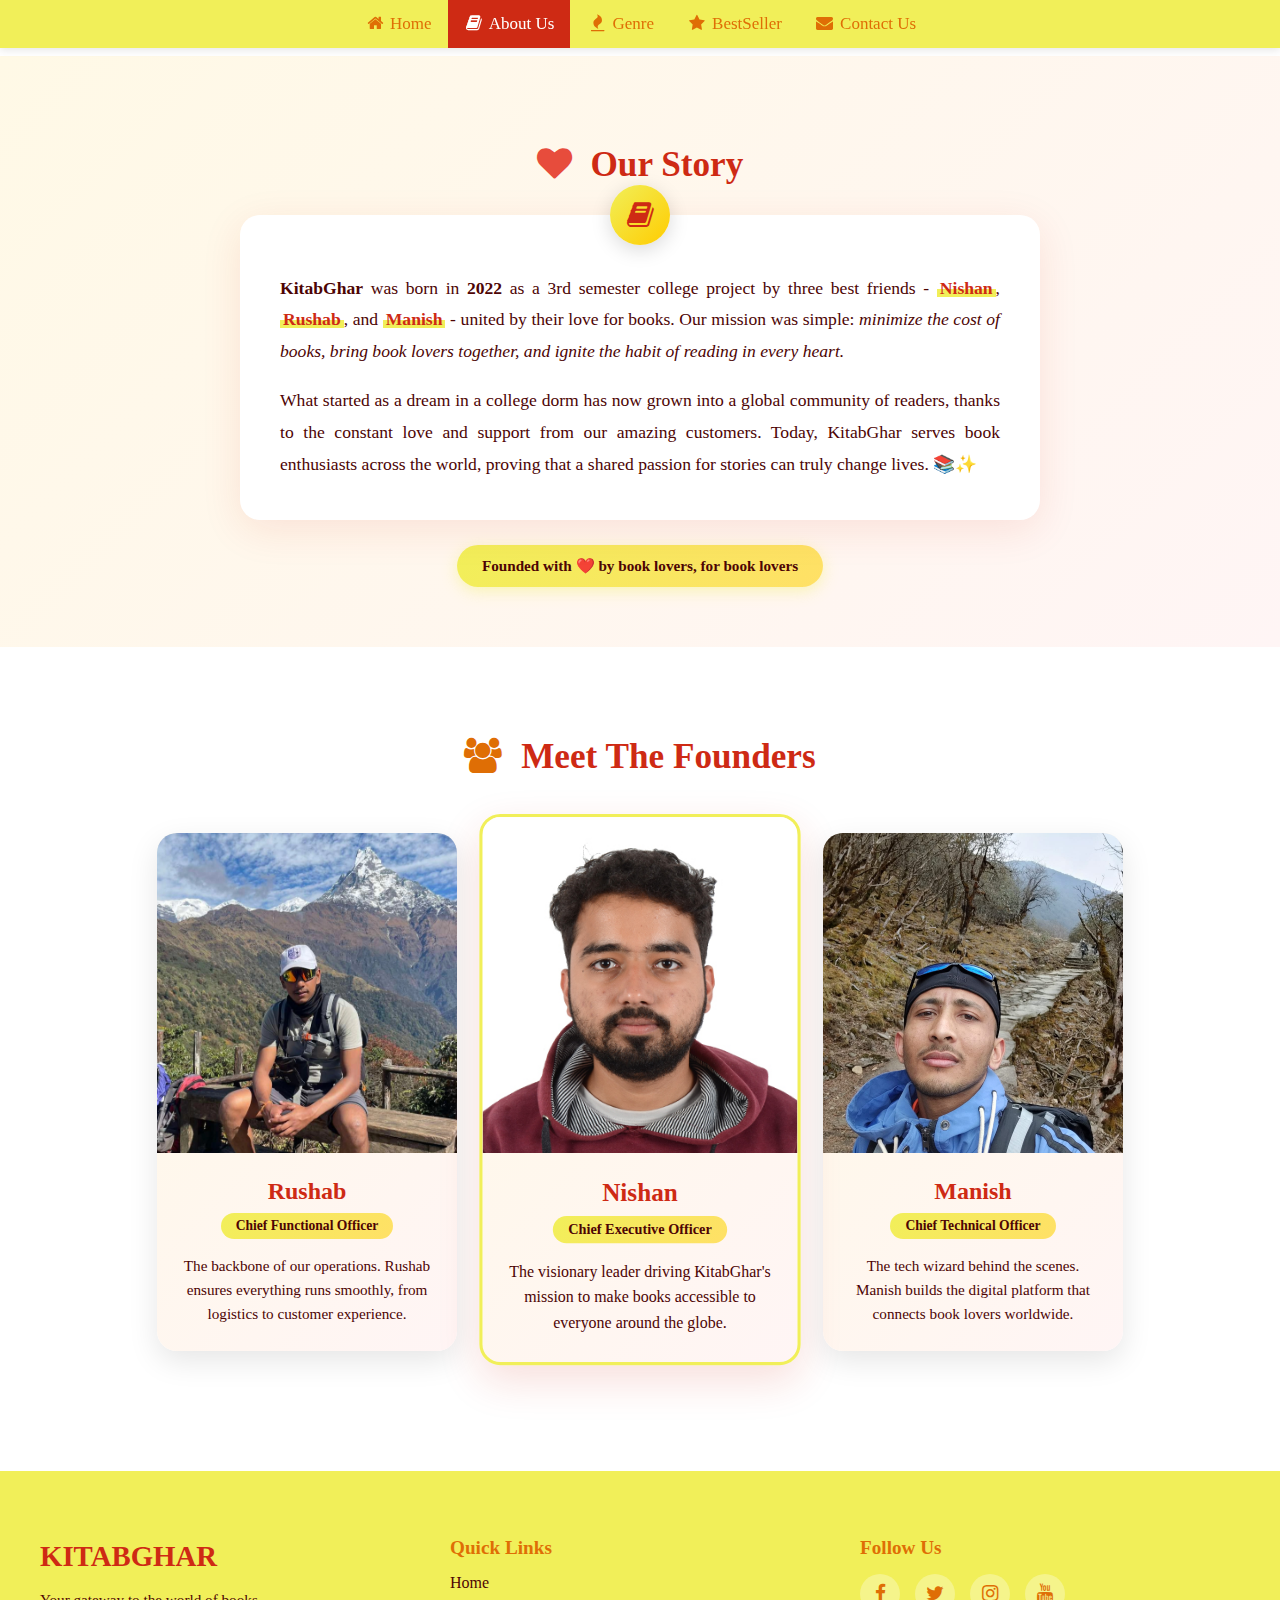
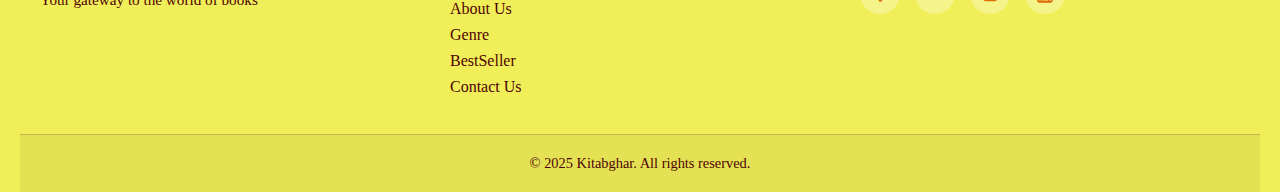
<file: aboutus.html>
<!DOCTYPE html>
<html lang="en">
<head>
  <meta charset="UTF-8">
  
  <meta name="description" content="Learn about Kitabghar - Our story, mission, and the team behind Nepal's favorite book marketplace.">
  <title>About Us - Kitabghar</title>
  <link rel="stylesheet" href="navbar.css">
  <link rel="stylesheet" href="footer.css">
  <link rel="stylesheet" href="aboutus.css">
  <link rel="stylesheet" href="https://cdnjs.cloudflare.com/ajax/libs/font-awesome/4.7.0/css/font-awesome.min.css">
  <script src="navbar.js"></script>
  <script src="footer.js"></script>
</head>
<body>

<div id="navbar-container"></div>

<!-- Our Story Section -->
<section class="our-story">
  <div class="story-container">
    <h2><i class="fa fa-heart"></i> Our Story</h2>
    <div class="story-content">
      <div class="story-icon">
        <i class="fa fa-book"></i>
      </div>
      <p>
        <strong>KitabGhar</strong> was born in <strong>2022</strong> as a 3rd semester college project by three best friends -
        <span class="founder">Nishan</span>, <span class="founder">Rushab</span>, and <span class="founder">Manish</span> - 
        united by their love for books. Our mission was simple: <em>minimize the cost of books, bring book lovers together, 
        and ignite the habit of reading in every heart.</em>
      </p>
      <p>
        What started as a dream in a college dorm has now grown into a global community of readers, thanks to the constant 
        love and support from our amazing customers. Today, KitabGhar serves book enthusiasts across the world, 
        proving that a shared passion for stories can truly change lives. 📚✨
      </p>
    </div>
    <div class="founders-badge">
      <span>Founded with ❤️ by book lovers, for book lovers</span>
    </div>
  </div>
</section>

<!-- Meet The Team Section -->
<section class="team-section">
  <h2><i class="fa fa-users"></i> Meet The Founders</h2>
  <div class="team-cards">
    <!-- Rushab - CFO -->
    <div class="team-card">
      <div class="card-image">
        <img src="Professionals/rushab.jpeg" alt="Rushab - Chief Functional Officer">
      </div>
      <div class="card-info">
        <h3>Rushab</h3>
        <span class="role">Chief Functional Officer</span>
        <p>The backbone of our operations. Rushab ensures everything runs smoothly, from logistics to customer experience.</p>
      </div>
    </div>

    <!-- Nishan - CEO -->
    <div class="team-card featured">
      <div class="card-image">
        <img src="Professionals/nishan.jpg" alt="Nishan - Chief Executive Officer">
      </div>
      <div class="card-info">
        <h3>Nishan</h3>
        <span class="role">Chief Executive Officer</span>
        <p>The visionary leader driving KitabGhar's mission to make books accessible to everyone around the globe.</p>
      </div>
    </div>

    <!-- Manish - CTO -->
    <div class="team-card">
      <div class="card-image">
        <img src="Professionals/manish.jpeg" alt="Manish - Chief Technical Officer">
      </div>
      <div class="card-info">
        <h3>Manish</h3>
        <span class="role">Chief Technical Officer</span>
        <p>The tech wizard behind the scenes. Manish builds the digital platform that connects book lovers worldwide.</p>
      </div>
    </div>
  </div>
</section>

<div id="footer-container"></div>
</body>
</html>
</file>
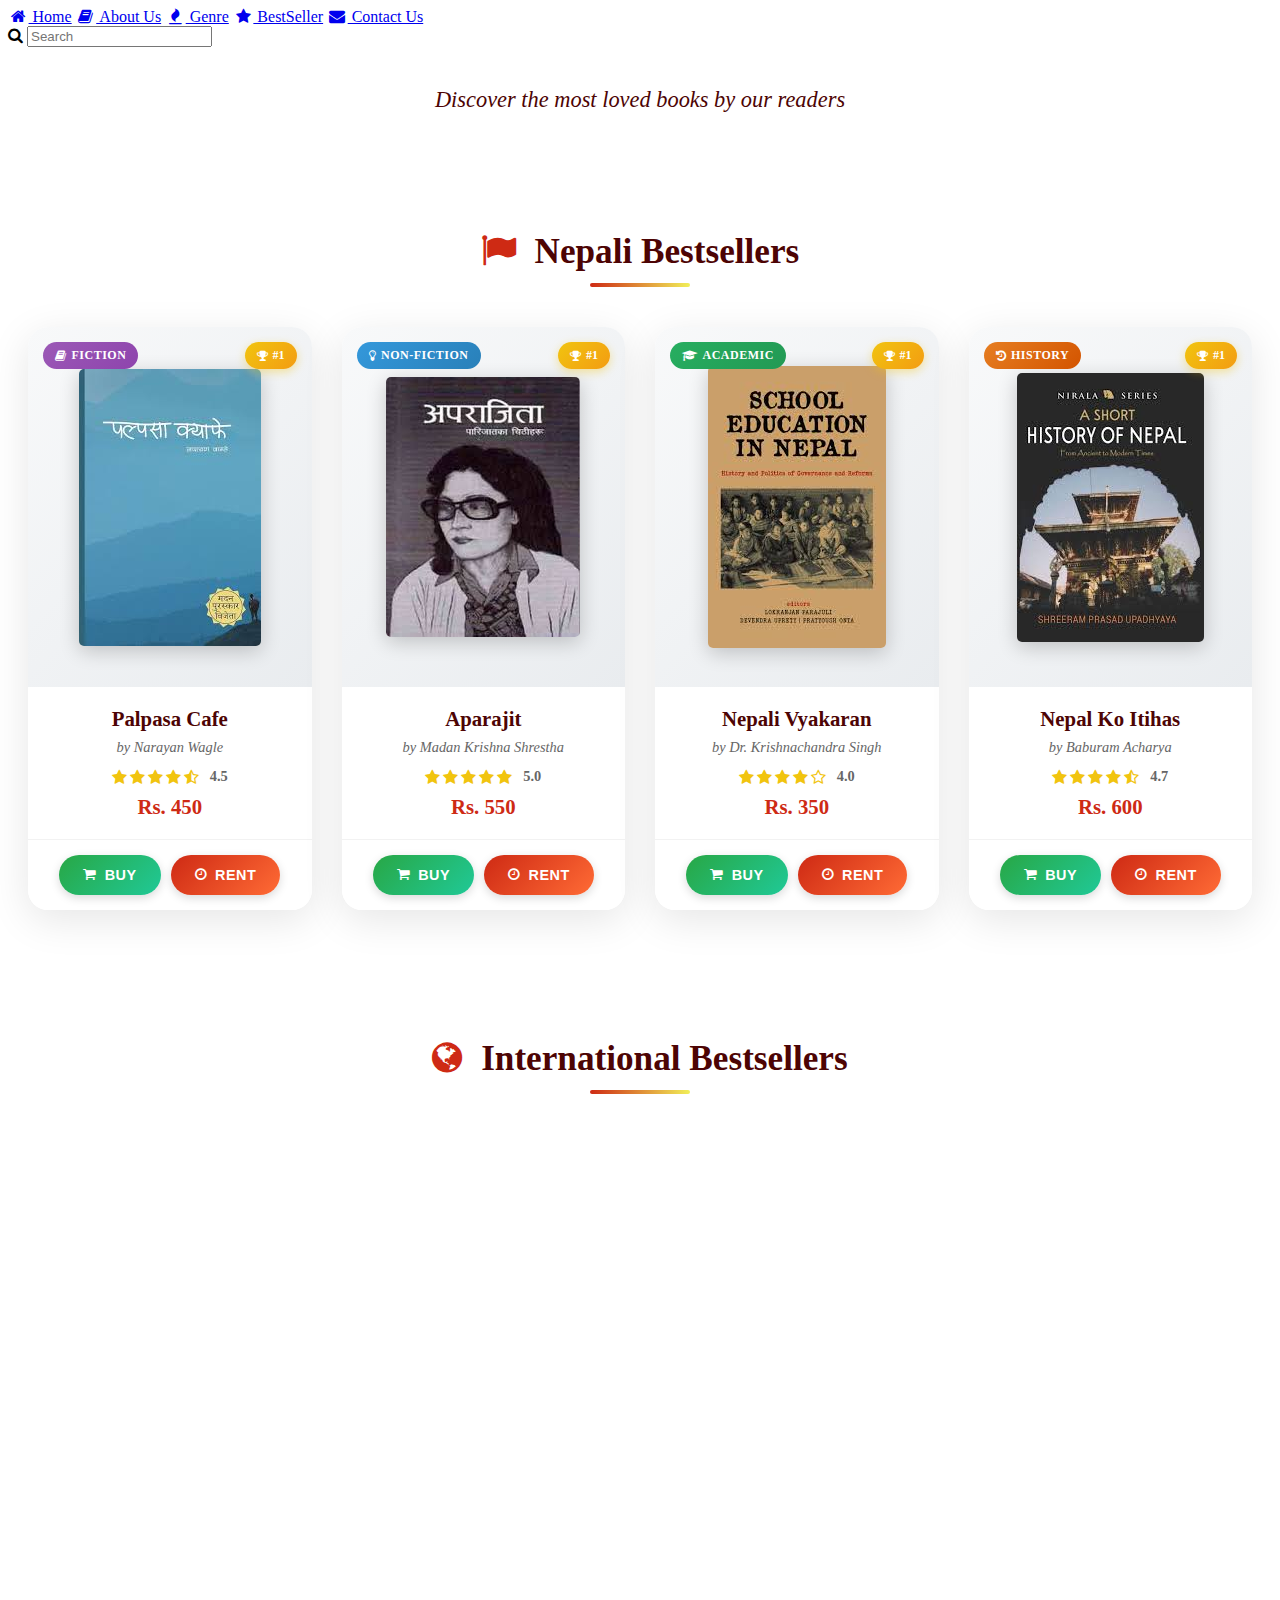
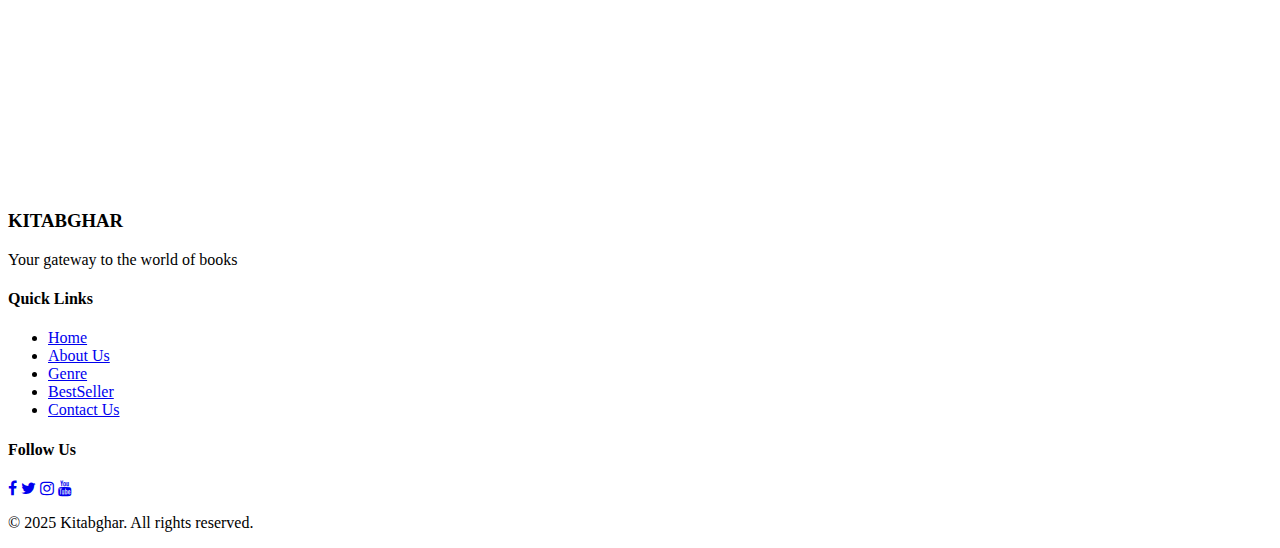
<file: bestseller.html>
<!DOCTYPE html>
<html>
<head>
  <link rel="stylesheet" href="bestseller.css">
  <link rel="stylesheet" href="https://cdnjs.cloudflare.com/ajax/libs/font-awesome/4.7.0/css/font-awesome.min.css">
  <script src="bestseller.js"></script>
</head>
<body>

<div class="navbar">
  <div class="nav-links">
    <a href="home.html"><i class="fa fa-fw fa-home"></i> Home</a>
    <a  href="aboutus.html"><i class="fa fa-fw fa-book"></i> About Us</a>
    <a href="genre.html"><i class="fa fa-fw fa-fire"></i> Genre</a>
    <a class="active" href="#"><i class="fa fa-fw fa-star"></i> BestSeller</a>
    <a  href="contact.html"><i class="fa fa-fw fa-envelope"></i> Contact Us</a>
  </div>
  <div class="search-box">
    <i class="fa fa-search"></i>
    <input type="text" placeholder="Search">
  </div>
</div>

<!-- Bestseller Title -->
<div class="page-title-section">
  <p class="discover-text">Discover the most loved books by our readers</p>
</div>

<!-- Nepali Bestsellers Section -->
<section class="bestseller-category">
  <h2 class="category-title"><i class="fa fa-flag"></i> Nepali Bestsellers</h2>
  
  <div class="bestseller-grid">
    <!-- Fiction Bestseller -->
    <div class="bestseller-card">
      <div class="badge-container">
        <span class="category-badge fiction"><i class="fa fa-book"></i> Fiction</span>
        <span class="bestseller-badge"><i class="fa fa-trophy"></i> #1</span>
      </div>
      <div class="book-image">
        <img src="Books_fictional_nepali/palpasa cafe.jpeg" alt="Palpasa Cafe">
      </div>
      <div class="book-info">
        <h3>Palpasa Cafe</h3>
        <p class="author">by Narayan Wagle</p>
        <div class="rating">
          <i class="fa fa-star"></i>
          <i class="fa fa-star"></i>
          <i class="fa fa-star"></i>
          <i class="fa fa-star"></i>
          <i class="fa fa-star-half-o"></i>
          <span>4.5</span>
        </div>
        <p class="price">Rs. 450</p>
      </div>
      <div class="book-actions">
        <button class="card-btn buy-btn" onclick="buyBook('Palpasa Cafe')"><i class="fa fa-shopping-cart"></i> Buy</button>
        <button class="card-btn rent-btn" onclick="rentBook('Palpasa Cafe')"><i class="fa fa-clock-o"></i> Rent</button>
      </div>
    </div>

    <!-- Non-Fiction Bestseller -->
    <div class="bestseller-card">
      <div class="badge-container">
        <span class="category-badge nonfiction"><i class="fa fa-lightbulb-o"></i> Non-Fiction</span>
        <span class="bestseller-badge"><i class="fa fa-trophy"></i> #1</span>
      </div>
      <div class="book-image">
        <img src="Books_nonfictional_nepal/aparacjit.jpeg" alt="Aparajit">
      </div>
      <div class="book-info">
        <h3>Aparajit</h3>
        <p class="author">by Madan Krishna Shrestha</p>
        <div class="rating">
          <i class="fa fa-star"></i>
          <i class="fa fa-star"></i>
          <i class="fa fa-star"></i>
          <i class="fa fa-star"></i>
          <i class="fa fa-star"></i>
          <span>5.0</span>
        </div>
        <p class="price">Rs. 550</p>
      </div>
      <div class="book-actions">
        <button class="card-btn buy-btn" onclick="buyBook('Aparajit')"><i class="fa fa-shopping-cart"></i> Buy</button>
        <button class="card-btn rent-btn" onclick="rentBook('Aparajit')"><i class="fa fa-clock-o"></i> Rent</button>
      </div>
    </div>

    <!-- Academic Bestseller -->
    <div class="bestseller-card">
      <div class="badge-container">
        <span class="category-badge academic"><i class="fa fa-graduation-cap"></i> Academic</span>
        <span class="bestseller-badge"><i class="fa fa-trophy"></i> #1</span>
      </div>
      <div class="book-image">
        <img src="Books_academicandeducational_nepal/one.jpeg" alt="Nepali Vyakaran">
      </div>
      <div class="book-info">
        <h3>Nepali Vyakaran</h3>
        <p class="author">by Dr. Krishnachandra Singh</p>
        <div class="rating">
          <i class="fa fa-star"></i>
          <i class="fa fa-star"></i>
          <i class="fa fa-star"></i>
          <i class="fa fa-star"></i>
          <i class="fa fa-star-o"></i>
          <span>4.0</span>
        </div>
        <p class="price">Rs. 350</p>
      </div>
      <div class="book-actions">
        <button class="card-btn buy-btn" onclick="buyBook('Nepali Vyakaran')"><i class="fa fa-shopping-cart"></i> Buy</button>
        <button class="card-btn rent-btn" onclick="rentBook('Nepali Vyakaran')"><i class="fa fa-clock-o"></i> Rent</button>
      </div>
    </div>

    <!-- History & Culture Bestseller -->
    <div class="bestseller-card">
      <div class="badge-container">
        <span class="category-badge history"><i class="fa fa-history"></i> History</span>
        <span class="bestseller-badge"><i class="fa fa-trophy"></i> #1</span>
      </div>
      <div class="book-image">
        <img src="Books_history&culture_nepali/one.jpeg" alt="Nepal Ko Itihas">
      </div>
      <div class="book-info">
        <h3>Nepal Ko Itihas</h3>
        <p class="author">by Baburam Acharya</p>
        <div class="rating">
          <i class="fa fa-star"></i>
          <i class="fa fa-star"></i>
          <i class="fa fa-star"></i>
          <i class="fa fa-star"></i>
          <i class="fa fa-star-half-o"></i>
          <span>4.7</span>
        </div>
        <p class="price">Rs. 600</p>
      </div>
      <div class="book-actions">
        <button class="card-btn buy-btn" onclick="buyBook('Nepal Ko Itihas')"><i class="fa fa-shopping-cart"></i> Buy</button>
        <button class="card-btn rent-btn" onclick="rentBook('Nepal Ko Itihas')"><i class="fa fa-clock-o"></i> Rent</button>
      </div>
    </div>
  </div>
</section>

<!-- International Bestsellers Section -->
<section class="bestseller-category">
  <h2 class="category-title"><i class="fa fa-globe"></i> International Bestsellers</h2>
  
  <div class="bestseller-grid">
    <!-- Fiction Bestseller -->
    <div class="bestseller-card">
      <div class="badge-container">
        <span class="category-badge fiction"><i class="fa fa-book"></i> Fiction</span>
        <span class="bestseller-badge"><i class="fa fa-trophy"></i> #1</span>
      </div>
      <div class="book-image">
        <img src="Books_fictional_international/harrypoter.jpeg" alt="Harry Potter">
      </div>
      <div class="book-info">
        <h3>Harry Potter</h3>
        <p class="author">by J.K. Rowling</p>
        <div class="rating">
          <i class="fa fa-star"></i>
          <i class="fa fa-star"></i>
          <i class="fa fa-star"></i>
          <i class="fa fa-star"></i>
          <i class="fa fa-star"></i>
          <span>5.0</span>
        </div>
        <p class="price">Rs. 1,200</p>
      </div>
      <div class="book-actions">
        <button class="card-btn buy-btn" onclick="buyBook('Harry Potter')"><i class="fa fa-shopping-cart"></i> Buy</button>
        <button class="card-btn rent-btn" onclick="rentBook('Harry Potter')"><i class="fa fa-clock-o"></i> Rent</button>
      </div>
    </div>

    <!-- Non-Fiction Bestseller -->
    <div class="bestseller-card">
      <div class="badge-container">
        <span class="category-badge nonfiction"><i class="fa fa-lightbulb-o"></i> Non-Fiction</span>
        <span class="bestseller-badge"><i class="fa fa-trophy"></i> #1</span>
      </div>
      <div class="book-image">
        <img src="Books_nonfictional_international/marktwain.jpeg" alt="Mark Twain">
      </div>
      <div class="book-info">
        <h3>Autobiography of Mark Twain</h3>
        <p class="author">by Mark Twain</p>
        <div class="rating">
          <i class="fa fa-star"></i>
          <i class="fa fa-star"></i>
          <i class="fa fa-star"></i>
          <i class="fa fa-star"></i>
          <i class="fa fa-star-half-o"></i>
          <span>4.6</span>
        </div>
        <p class="price">Rs. 950</p>
      </div>
      <div class="book-actions">
        <button class="card-btn buy-btn" onclick="buyBook('Autobiography of Mark Twain')"><i class="fa fa-shopping-cart"></i> Buy</button>
        <button class="card-btn rent-btn" onclick="rentBook('Autobiography of Mark Twain')"><i class="fa fa-clock-o"></i> Rent</button>
      </div>
    </div>

    <!-- Academic Bestseller -->
    <div class="bestseller-card">
      <div class="badge-container">
        <span class="category-badge academic"><i class="fa fa-graduation-cap"></i> Academic</span>
        <span class="bestseller-badge"><i class="fa fa-trophy"></i> #1</span>
      </div>
      <div class="book-image">
        <img src="books_academicandeducational_international/academicone.jpeg" alt="Advanced Mathematics">
      </div>
      <div class="book-info">
        <h3>Advanced Mathematics</h3>
        <p class="author">by Thomas Calculus</p>
        <div class="rating">
          <i class="fa fa-star"></i>
          <i class="fa fa-star"></i>
          <i class="fa fa-star"></i>
          <i class="fa fa-star"></i>
          <i class="fa fa-star-o"></i>
          <span>4.2</span>
        </div>
        <p class="price">Rs. 1,500</p>
      </div>
      <div class="book-actions">
        <button class="card-btn buy-btn" onclick="buyBook('Advanced Mathematics')"><i class="fa fa-shopping-cart"></i> Buy</button>
        <button class="card-btn rent-btn" onclick="rentBook('Advanced Mathematics')"><i class="fa fa-clock-o"></i> Rent</button>
      </div>
    </div>

    <!-- History & Culture Bestseller -->
    <div class="bestseller-card">
      <div class="badge-container">
        <span class="category-badge history"><i class="fa fa-history"></i> History</span>
        <span class="bestseller-badge"><i class="fa fa-trophy"></i> #1</span>
      </div>
      <div class="book-image">
        <img src="Books_historyandculture_international/culture.jpeg" alt="World Cultures">
      </div>
      <div class="book-info">
        <h3>World Cultures</h3>
        <p class="author">by Edward Said</p>
        <div class="rating">
          <i class="fa fa-star"></i>
          <i class="fa fa-star"></i>
          <i class="fa fa-star"></i>
          <i class="fa fa-star"></i>
          <i class="fa fa-star"></i>
          <span>4.9</span>
        </div>
        <p class="price">Rs. 850</p>
      </div>
      <div class="book-actions">
        <button class="card-btn buy-btn" onclick="buyBook('World Cultures')"><i class="fa fa-shopping-cart"></i> Buy</button>
        <button class="card-btn rent-btn" onclick="rentBook('World Cultures')"><i class="fa fa-clock-o"></i> Rent</button>
      </div>
    </div>
  </div>
</section>

<footer class="footer">
  <div class="footer-content">
    <div class="footer-section">
      <h3>KITABGHAR</h3>
      <p>Your gateway to the world of books</p>
    </div>
    <div class="footer-section">
      <h4>Quick Links</h4>
      <ul>
        <li><a href="home.html">Home</a></li>
        <li><a href="aboutus.html">About Us</a></li>
        <li><a href="genre.html">Genre</a></li>
        <li><a href="#">BestSeller</a></li>
        <li><a href="contact.html">Contact Us</a></li>
      </ul>
    </div>
    <div class="footer-section">
      <h4>Follow Us</h4>
      <div class="social-links">
        <a href="#"><i class="fa fa-facebook"></i></a>
        <a href="#"><i class="fa fa-twitter"></i></a>
        <a href="#"><i class="fa fa-instagram"></i></a>
        <a href="#"><i class="fa fa-youtube"></i></a>
      </div>
    </div>
  </div>
  <div class="footer-bottom">
    <p>&copy; 2025 Kitabghar. All rights reserved.</p>
  </div>
</footer>
</body>
</html>
</file>
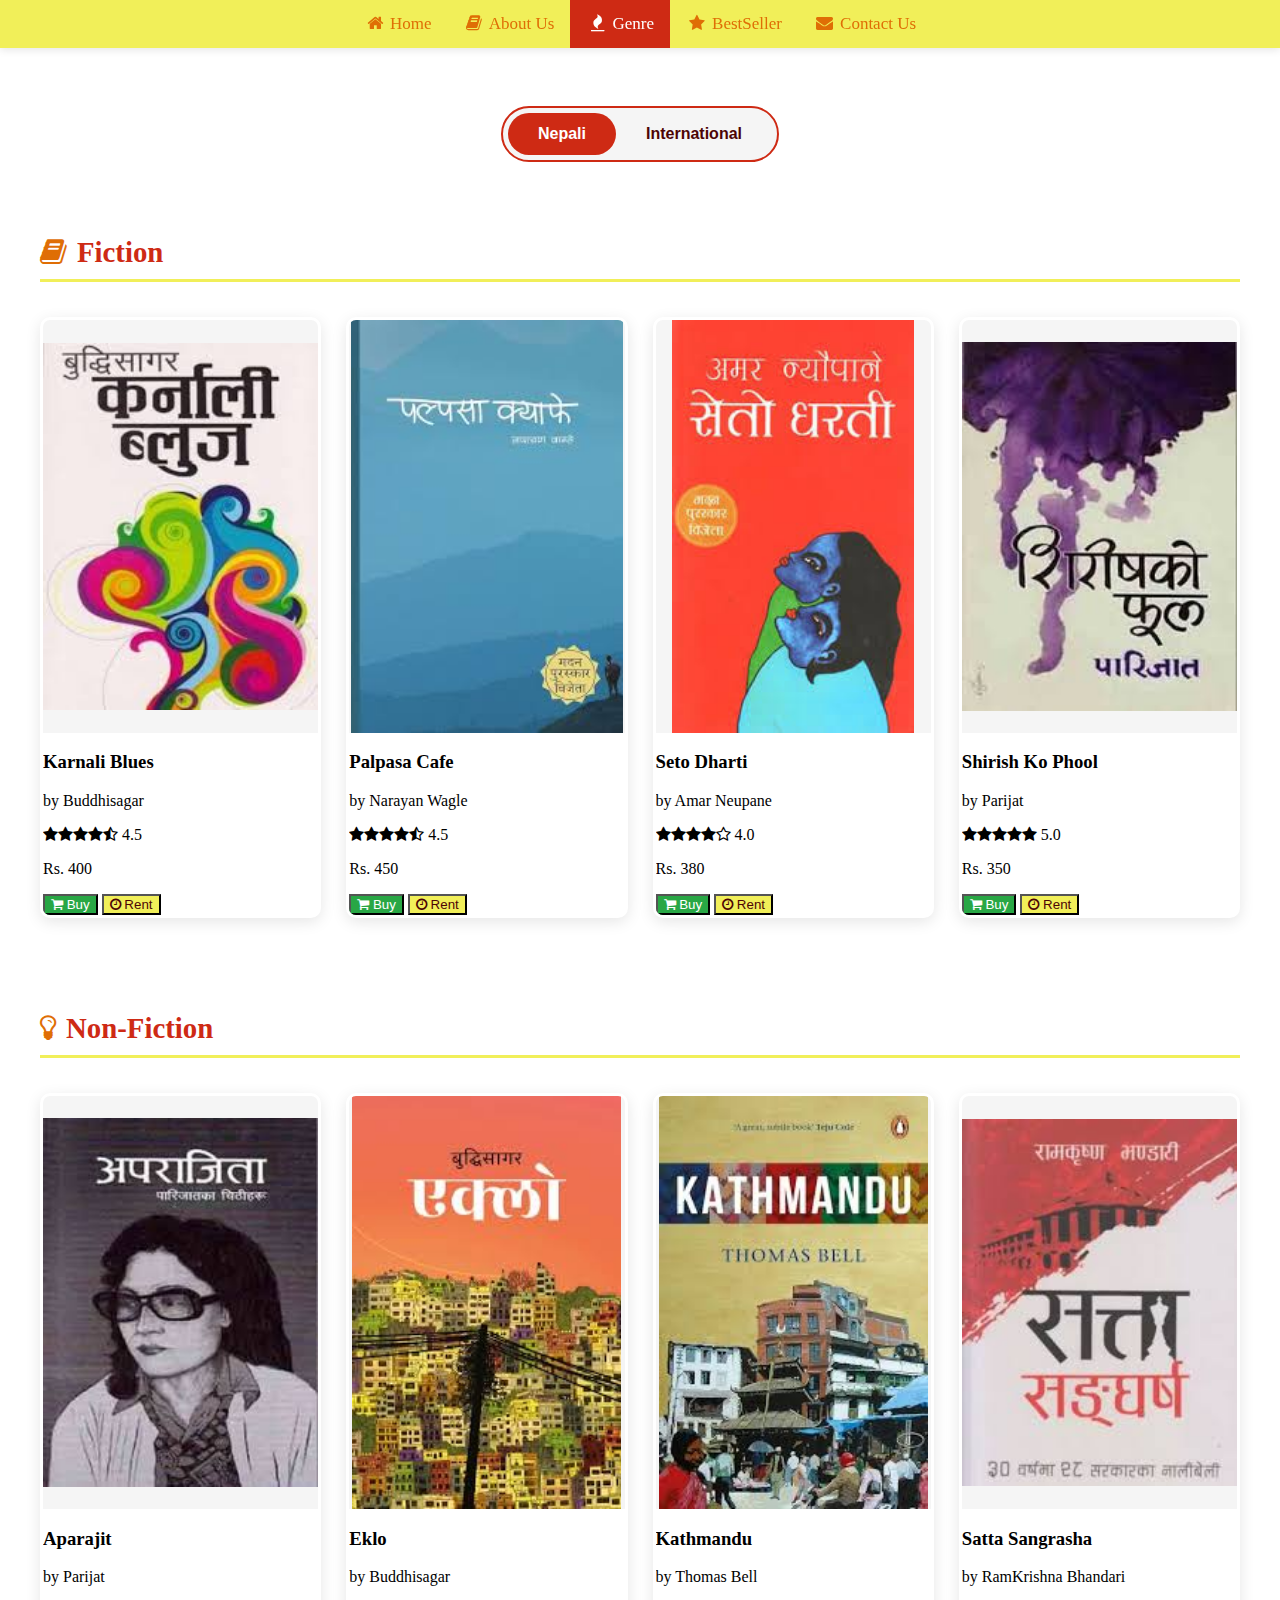
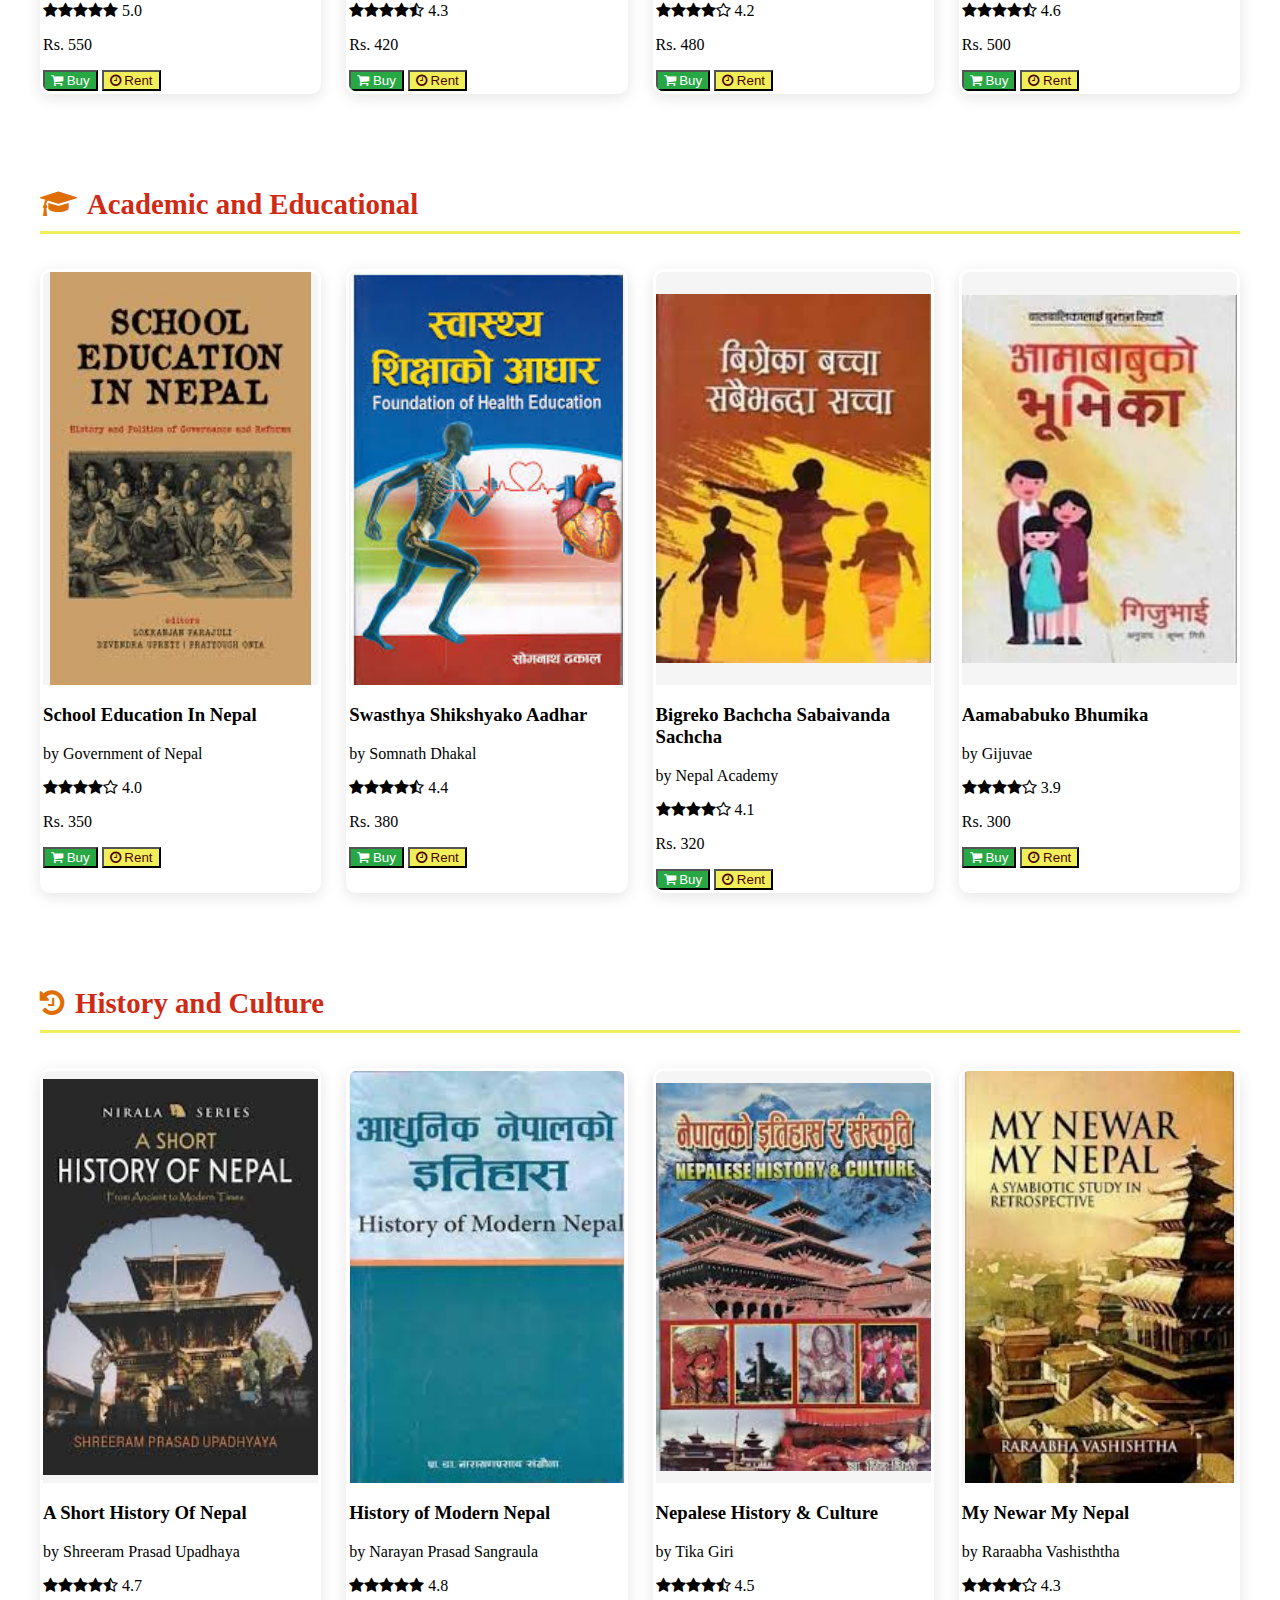
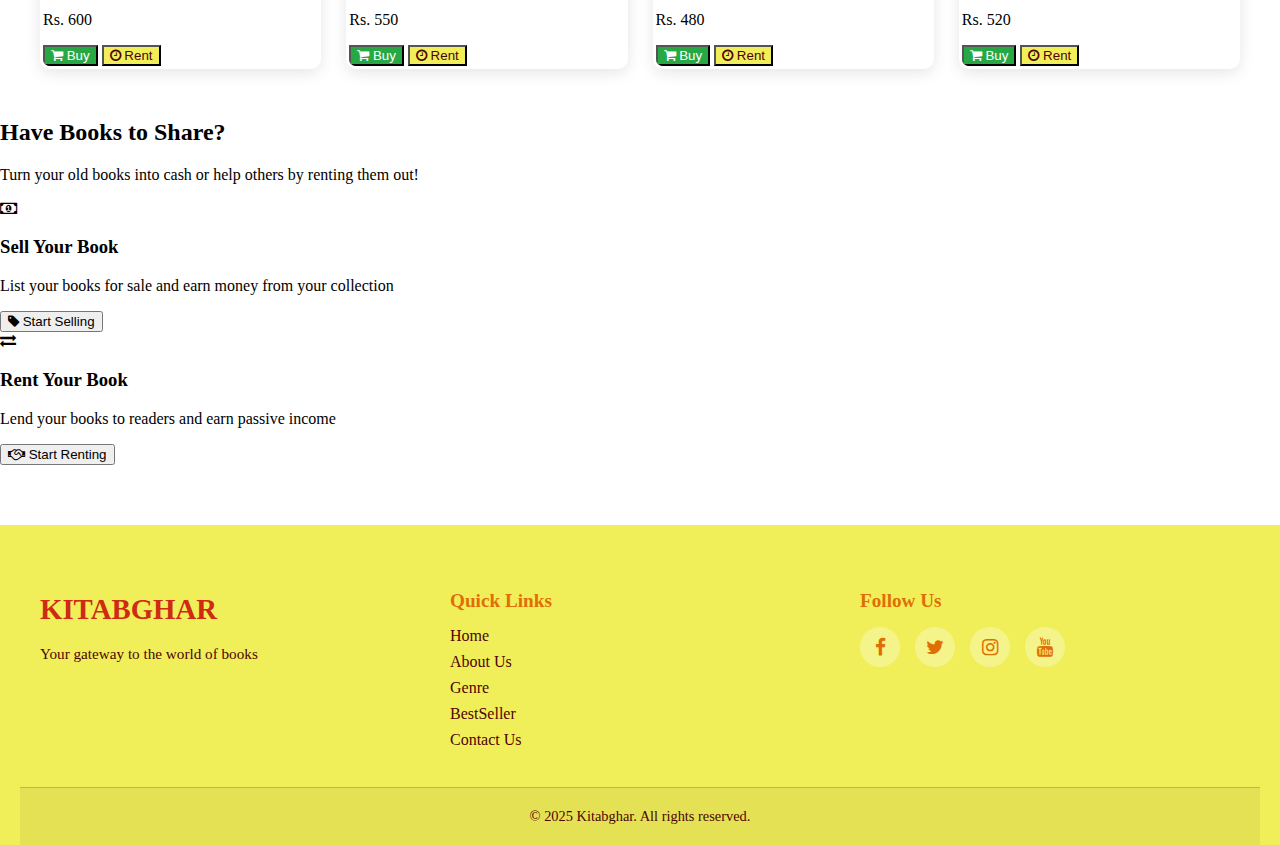
<file: genre.html>
<!DOCTYPE html>
<html>
<head>
  <link rel="stylesheet" href="navbar.css">
  <link rel="stylesheet" href="footer.css">
  <link rel="stylesheet" href="genre.css">
  <link rel="stylesheet" href="https://cdnjs.cloudflare.com/ajax/libs/font-awesome/4.7.0/css/font-awesome.min.css">
  <script src="navbar.js"></script>
  <script src="footer.js"></script>
  <script src="genre.js"></script>
</head>
<body>

<div id="navbar-container"></div>

<!-- Toggle Button -->
<div class="toggle-container">
  <button id="toggleBtn" class="toggle-btn" onclick="toggleCategory()">
    <span id="nepaliBtn" class="toggle-option active">Nepali</span>
    <span id="internationalBtn" class="toggle-option">International</span>
  </button>
</div>

<!-- Nepali Books Section -->
<div id="nepaliSection" class="category-section">
  <!-- Fiction Section -->
  <section class="genre-section">
    <h2 class="section-title"><i class="fa fa-book"></i> Fiction</h2>
    <div class="books-grid">
      <div class="book-card">
        <div class="book-image">
          <img src="Books_fictional_nepali/karnali.jpeg" alt="Karnali Blues">
        </div>
        <div class="book-info">
          <h3>Karnali Blues</h3>
          <p class="author">by Buddhisagar</p>
          <div class="rating">
            <i class="fa fa-star"></i><i class="fa fa-star"></i><i class="fa fa-star"></i><i class="fa fa-star"></i><i class="fa fa-star-half-o"></i>
            <span>4.5</span>
          </div>
          <p class="price">Rs. 400</p>
        </div>
        <div class="book-actions">
          <button class="card-btn buy-btn" onclick="buyBook(this)"><i class="fa fa-shopping-cart"></i> Buy</button>
          <button class="card-btn rent-btn" onclick="rentBook(this)"><i class="fa fa-clock-o"></i> Rent</button>
        </div>
      </div>
      <div class="book-card">
        <div class="book-image">
          <img src="Books_fictional_nepali/palpasa cafe.jpeg" alt="Palpasa Cafe">
        </div>
        <div class="book-info">
          <h3>Palpasa Cafe</h3>
          <p class="author">by Narayan Wagle</p>
          <div class="rating">
            <i class="fa fa-star"></i><i class="fa fa-star"></i><i class="fa fa-star"></i><i class="fa fa-star"></i><i class="fa fa-star-half-o"></i>
            <span>4.5</span>
          </div>
          <p class="price">Rs. 450</p>
        </div>
        <div class="book-actions">
          <button class="card-btn buy-btn" onclick="buyBook(this)"><i class="fa fa-shopping-cart"></i> Buy</button>
          <button class="card-btn rent-btn" onclick="rentBook(this)"><i class="fa fa-clock-o"></i> Rent</button>
        </div>
      </div>
      <div class="book-card">
        <div class="book-image">
          <img src="Books_fictional_nepali/setodharti.jpeg" alt="Seto Dharti">
        </div>
        <div class="book-info">
          <h3>Seto Dharti</h3>
          <p class="author">by Amar Neupane</p>
          <div class="rating">
            <i class="fa fa-star"></i><i class="fa fa-star"></i><i class="fa fa-star"></i><i class="fa fa-star"></i><i class="fa fa-star-o"></i>
            <span>4.0</span>
          </div>
          <p class="price">Rs. 380</p>
        </div>
        <div class="book-actions">
          <button class="card-btn buy-btn" onclick="buyBook(this)"><i class="fa fa-shopping-cart"></i> Buy</button>
          <button class="card-btn rent-btn" onclick="rentBook(this)"><i class="fa fa-clock-o"></i> Rent</button>
        </div>
      </div>
      <div class="book-card">
        <div class="book-image">
          <img src="Books_fictional_nepali/sirishkoful.jpeg" alt="Shirish Ko Phool">
        </div>
        <div class="book-info">
          <h3>Shirish Ko Phool</h3>
          <p class="author">by Parijat</p>
          <div class="rating">
            <i class="fa fa-star"></i><i class="fa fa-star"></i><i class="fa fa-star"></i><i class="fa fa-star"></i><i class="fa fa-star"></i>
            <span>5.0</span>
          </div>
          <p class="price">Rs. 350</p>
        </div>
        <div class="book-actions">
          <button class="card-btn buy-btn" onclick="buyBook(this)"><i class="fa fa-shopping-cart"></i> Buy</button>
          <button class="card-btn rent-btn" onclick="rentBook(this)"><i class="fa fa-clock-o"></i> Rent</button>
        </div>
      </div>
    </div>
  </section>

  <!-- Non-Fiction Section -->
  <section class="genre-section">
    <h2 class="section-title"><i class="fa fa-lightbulb-o"></i> Non-Fiction</h2>
    <div class="books-grid">
      <div class="book-card">
        <div class="book-image">
          <img src="Books_nonfictional_nepal/aparacjit.jpeg" alt="Aparajit">
        </div>
        <div class="book-info">
          <h3>Aparajit</h3>
          <p class="author">by Parijat</p>
          <div class="rating">
            <i class="fa fa-star"></i><i class="fa fa-star"></i><i class="fa fa-star"></i><i class="fa fa-star"></i><i class="fa fa-star"></i>
            <span>5.0</span>
          </div>
          <p class="price">Rs. 550</p>
        </div>
        <div class="book-actions">
          <button class="card-btn buy-btn" onclick="buyBook(this)"><i class="fa fa-shopping-cart"></i> Buy</button>
          <button class="card-btn rent-btn" onclick="rentBook(this)"><i class="fa fa-clock-o"></i> Rent</button>
        </div>
      </div>
      <div class="book-card">
        <div class="book-image">
          <img src="Books_nonfictional_nepal/eklo.jpeg" alt="Eklo">
        </div>
        <div class="book-info">
          <h3>Eklo</h3>
          <p class="author">by Buddhisagar</p>
          <div class="rating">
            <i class="fa fa-star"></i><i class="fa fa-star"></i><i class="fa fa-star"></i><i class="fa fa-star"></i><i class="fa fa-star-half-o"></i>
            <span>4.3</span>
          </div>
          <p class="price">Rs. 420</p>
        </div>
        <div class="book-actions">
          <button class="card-btn buy-btn" onclick="buyBook(this)"><i class="fa fa-shopping-cart"></i> Buy</button>
          <button class="card-btn rent-btn" onclick="rentBook(this)"><i class="fa fa-clock-o"></i> Rent</button>
        </div>
      </div>
      <div class="book-card">
        <div class="book-image">
          <img src="Books_nonfictional_nepal/kathmandut.jpeg" alt="Kathmandu">
        </div>
        <div class="book-info">
          <h3>Kathmandu</h3>
          <p class="author">by Thomas Bell</p>
          <div class="rating">
            <i class="fa fa-star"></i><i class="fa fa-star"></i><i class="fa fa-star"></i><i class="fa fa-star"></i><i class="fa fa-star-o"></i>
            <span>4.2</span>
          </div>
          <p class="price">Rs. 480</p>
        </div>
        <div class="book-actions">
          <button class="card-btn buy-btn" onclick="buyBook(this)"><i class="fa fa-shopping-cart"></i> Buy</button>
          <button class="card-btn rent-btn" onclick="rentBook(this)"><i class="fa fa-clock-o"></i> Rent</button>
        </div>
      </div>
      <div class="book-card">
        <div class="book-image">
          <img src="Books_nonfictional_nepal/sattasangrasha.jpeg" alt="Satta Sangrasha">
        </div>
        <div class="book-info">
          <h3>Satta Sangrasha</h3>
          <p class="author">by RamKrishna Bhandari</p>
          <div class="rating">
            <i class="fa fa-star"></i><i class="fa fa-star"></i><i class="fa fa-star"></i><i class="fa fa-star"></i><i class="fa fa-star-half-o"></i>
            <span>4.6</span>
          </div>
          <p class="price">Rs. 500</p>
        </div>
        <div class="book-actions">
          <button class="card-btn buy-btn" onclick="buyBook(this)"><i class="fa fa-shopping-cart"></i> Buy</button>
          <button class="card-btn rent-btn" onclick="rentBook(this)"><i class="fa fa-clock-o"></i> Rent</button>
        </div>
      </div>
    </div>
  </section>

  <!-- Academic and Educational Section -->
  <section class="genre-section">
    <h2 class="section-title"><i class="fa fa-graduation-cap"></i> Academic and Educational</h2>
    <div class="books-grid">
      <div class="book-card">
        <div class="book-image">
          <img src="Books_academicandeducational_nepal/one.jpeg" alt="Nepali Vyakaran">
        </div>
        <div class="book-info">
          <h3>School Education In Nepal</h3>
          <p class="author">by Government of Nepal</p>
          <div class="rating">
            <i class="fa fa-star"></i><i class="fa fa-star"></i><i class="fa fa-star"></i><i class="fa fa-star"></i><i class="fa fa-star-o"></i>
            <span>4.0</span>
          </div>
          <p class="price">Rs. 350</p>
        </div>
        <div class="book-actions">
          <button class="card-btn buy-btn" onclick="buyBook(this)"><i class="fa fa-shopping-cart"></i> Buy</button>
          <button class="card-btn rent-btn" onclick="rentBook(this)"><i class="fa fa-clock-o"></i> Rent</button>
        </div>
      </div>
      <div class="book-card">
        <div class="book-image">
          <img src="Books_academicandeducational_nepal/two.jpeg" alt="Science Guide">
        </div>
        <div class="book-info">
          <h3>Swasthya Shikshyako Aadhar</h3>
          <p class="author">by Somnath Dhakal</p>
          <div class="rating">
            <i class="fa fa-star"></i><i class="fa fa-star"></i><i class="fa fa-star"></i><i class="fa fa-star"></i><i class="fa fa-star-half-o"></i>
            <span>4.4</span>
          </div>
          <p class="price">Rs. 380</p>
        </div>
        <div class="book-actions">
          <button class="card-btn buy-btn" onclick="buyBook(this)"><i class="fa fa-shopping-cart"></i> Buy</button>
          <button class="card-btn rent-btn" onclick="rentBook(this)"><i class="fa fa-clock-o"></i> Rent</button>
        </div>
      </div>
      <div class="book-card">
        <div class="book-image">
          <img src="Books_academicandeducational_nepal/three.jpeg" alt="Mathematics Class 10">
        </div>
        <div class="book-info">
          <h3>Bigreko Bachcha Sabaivanda Sachcha</h3>
          <p class="author">by Nepal Academy</p>
          <div class="rating">
            <i class="fa fa-star"></i><i class="fa fa-star"></i><i class="fa fa-star"></i><i class="fa fa-star"></i><i class="fa fa-star-o"></i>
            <span>4.1</span>
          </div>
          <p class="price">Rs. 320</p>
        </div>
        <div class="book-actions">
          <button class="card-btn buy-btn" onclick="buyBook(this)"><i class="fa fa-shopping-cart"></i> Buy</button>
          <button class="card-btn rent-btn" onclick="rentBook(this)"><i class="fa fa-clock-o"></i> Rent</button>
        </div>
      </div>
      <div class="book-card">
        <div class="book-image">
          <img src="Books_academicandeducational_nepal/four.jpeg" alt="Social Studies">
        </div>
        <div class="book-info">
          <h3>Aamababuko Bhumika</h3>
          <p class="author">by Gijuvae</p>
          <div class="rating">
            <i class="fa fa-star"></i><i class="fa fa-star"></i><i class="fa fa-star"></i><i class="fa fa-star"></i><i class="fa fa-star-o"></i>
            <span>3.9</span>
          </div>
          <p class="price">Rs. 300</p>
        </div>
        <div class="book-actions">
          <button class="card-btn buy-btn" onclick="buyBook(this)"><i class="fa fa-shopping-cart"></i> Buy</button>
          <button class="card-btn rent-btn" onclick="rentBook(this)"><i class="fa fa-clock-o"></i> Rent</button>
        </div>
      </div>
    </div>
  </section>

  <!-- History and Culture Section -->
  <section class="genre-section">
    <h2 class="section-title"><i class="fa fa-history"></i> History and Culture</h2>
    <div class="books-grid">
      <div class="book-card">
        <div class="book-image">
          <img src="Books_history&culture_nepali/one.jpeg" alt="Nepal Ko Itihas">
        </div>
        <div class="book-info">
          <h3>A Short History Of Nepal</h3>
          <p class="author">by Shreeram Prasad Upadhaya</p>
          <div class="rating">
            <i class="fa fa-star"></i><i class="fa fa-star"></i><i class="fa fa-star"></i><i class="fa fa-star"></i><i class="fa fa-star-half-o"></i>
            <span>4.7</span>
          </div>
          <p class="price">Rs. 600</p>
        </div>
        <div class="book-actions">
          <button class="card-btn buy-btn" onclick="buyBook(this)"><i class="fa fa-shopping-cart"></i> Buy</button>
          <button class="card-btn rent-btn" onclick="rentBook(this)"><i class="fa fa-clock-o"></i> Rent</button>
        </div>
      </div>
      <div class="book-card">
        <div class="book-image">
          <img src="Books_history&culture_nepali/two.jpeg" alt="Prithvi Narayan Shah">
        </div>
        <div class="book-info">
          <h3>History of Modern Nepal</h3>
          <p class="author">by Narayan Prasad Sangraula</p>
          <div class="rating">
            <i class="fa fa-star"></i><i class="fa fa-star"></i><i class="fa fa-star"></i><i class="fa fa-star"></i><i class="fa fa-star"></i>
            <span>4.8</span>
          </div>
          <p class="price">Rs. 550</p>
        </div>
        <div class="book-actions">
          <button class="card-btn buy-btn" onclick="buyBook(this)"><i class="fa fa-shopping-cart"></i> Buy</button>
          <button class="card-btn rent-btn" onclick="rentBook(this)"><i class="fa fa-clock-o"></i> Rent</button>
        </div>
      </div>
      <div class="book-card">
        <div class="book-image">
          <img src="Books_history&culture_nepali/three.jpeg" alt="Newari Sanskriti">
        </div>
        <div class="book-info">
          <h3>Nepalese History & Culture</h3>
          <p class="author">by Tika Giri</p>
          <div class="rating">
            <i class="fa fa-star"></i><i class="fa fa-star"></i><i class="fa fa-star"></i><i class="fa fa-star"></i><i class="fa fa-star-half-o"></i>
            <span>4.5</span>
          </div>
          <p class="price">Rs. 480</p>
        </div>
        <div class="book-actions">
          <button class="card-btn buy-btn" onclick="buyBook(this)"><i class="fa fa-shopping-cart"></i> Buy</button>
          <button class="card-btn rent-btn" onclick="rentBook(this)"><i class="fa fa-clock-o"></i> Rent</button>
        </div>
      </div>
      <div class="book-card">
        <div class="book-image">
          <img src="Books_history&culture_nepali/four.jpeg" alt="Rana Shasan">
        </div>
        <div class="book-info">
          <h3>My Newar My Nepal</h3>
          <p class="author">by Raraabha Vashisththa</p>
          <div class="rating">
            <i class="fa fa-star"></i><i class="fa fa-star"></i><i class="fa fa-star"></i><i class="fa fa-star"></i><i class="fa fa-star-o"></i>
            <span>4.3</span>
          </div>
          <p class="price">Rs. 520</p>
        </div>
        <div class="book-actions">
          <button class="card-btn buy-btn" onclick="buyBook(this)"><i class="fa fa-shopping-cart"></i> Buy</button>
          <button class="card-btn rent-btn" onclick="rentBook(this)"><i class="fa fa-clock-o"></i> Rent</button>
        </div>
      </div>
    </div>
  </section>
</div>

<!-- International Books Section -->
<div id="internationalSection" class="category-section" style="display: none;">
  <!-- Fiction Section -->
  <section class="genre-section">
    <h2 class="section-title"><i class="fa fa-book"></i> Fiction</h2>
    <div class="books-grid">
      <div class="book-card">
        <div class="book-image">
          <img src="Books_fictional_international/athousand.jpeg" alt="A Thousand Splendid Suns">
        </div>
        <div class="book-info">
          <h3>A Thousand Splendid Suns</h3>
          <p class="author">by Khaled Hosseini</p>
          <div class="rating">
            <i class="fa fa-star"></i><i class="fa fa-star"></i><i class="fa fa-star"></i><i class="fa fa-star"></i><i class="fa fa-star"></i>
            <span>4.9</span>
          </div>
          <p class="price">Rs. 850</p>
        </div>
        <div class="book-actions">
          <button class="card-btn buy-btn" onclick="buyBook(this)"><i class="fa fa-shopping-cart"></i> Buy</button>
          <button class="card-btn rent-btn" onclick="rentBook(this)"><i class="fa fa-clock-o"></i> Rent</button>
        </div>
      </div>
      <div class="book-card">
        <div class="book-image">
          <img src="Books_fictional_international/harrypoter.jpeg" alt="Harry Potter">
        </div>
        <div class="book-info">
          <h3>Harry Potter</h3>
          <p class="author">by J.K. Rowling</p>
          <div class="rating">
            <i class="fa fa-star"></i><i class="fa fa-star"></i><i class="fa fa-star"></i><i class="fa fa-star"></i><i class="fa fa-star"></i>
            <span>5.0</span>
          </div>
          <p class="price">Rs. 1,200</p>
        </div>
        <div class="book-actions">
          <button class="card-btn buy-btn" onclick="buyBook(this)"><i class="fa fa-shopping-cart"></i> Buy</button>
          <button class="card-btn rent-btn" onclick="rentBook(this)"><i class="fa fa-clock-o"></i> Rent</button>
        </div>
      </div>
      <div class="book-card">
        <div class="book-image">
          <img src="Books_fictional_international/thewoman.jpeg" alt="The Woman in Me">
        </div>
        <div class="book-info">
          <h3>The Woman in the Purple Skirt</h3>
          <p class="author">by Natsuko Imamura</p>
          <div class="rating">
            <i class="fa fa-star"></i><i class="fa fa-star"></i><i class="fa fa-star"></i><i class="fa fa-star"></i><i class="fa fa-star-half-o"></i>
            <span>4.5</span>
          </div>
          <p class="price">Rs. 980</p>
        </div>
        <div class="book-actions">
          <button class="card-btn buy-btn" onclick="buyBook(this)"><i class="fa fa-shopping-cart"></i> Buy</button>
          <button class="card-btn rent-btn" onclick="rentBook(this)"><i class="fa fa-clock-o"></i> Rent</button>
        </div>
      </div>
      <div class="book-card">
        <div class="book-image">
          <img src="Books_fictional_international/wedonot.jpeg" alt="We Do Not Part">
        </div>
        <div class="book-info">
          <h3>We Do Not Part</h3>
          <p class="author">by Han Kang</p>
          <div class="rating">
            <i class="fa fa-star"></i><i class="fa fa-star"></i><i class="fa fa-star"></i><i class="fa fa-star"></i><i class="fa fa-star-o"></i>
            <span>4.2</span>
          </div>
          <p class="price">Rs. 750</p>
        </div>
        <div class="book-actions">
          <button class="card-btn buy-btn" onclick="buyBook(this)"><i class="fa fa-shopping-cart"></i> Buy</button>
          <button class="card-btn rent-btn" onclick="rentBook(this)"><i class="fa fa-clock-o"></i> Rent</button>
        </div>
      </div>
    </div>
  </section>

  <!-- Non-Fiction Section -->
  <section class="genre-section">
    <h2 class="section-title"><i class="fa fa-lightbulb-o"></i> Non-Fiction</h2>
    <div class="books-grid">
      <div class="book-card">
        <div class="book-image">
          <img src="Books_nonfictional_international/1929.jpeg" alt="1929">
        </div>
        <div class="book-info">
          <h3>1929</h3>
          <p class="author">by Andrew Ross Sorkin</p>
          <div class="rating">
            <i class="fa fa-star"></i><i class="fa fa-star"></i><i class="fa fa-star"></i><i class="fa fa-star"></i><i class="fa fa-star-half-o"></i>
            <span>4.4</span>
          </div>
          <p class="price">Rs. 680</p>
        </div>
        <div class="book-actions">
          <button class="card-btn buy-btn" onclick="buyBook(this)"><i class="fa fa-shopping-cart"></i> Buy</button>
          <button class="card-btn rent-btn" onclick="rentBook(this)"><i class="fa fa-clock-o"></i> Rent</button>
        </div>
      </div>
      <div class="book-card">
        <div class="book-image">
          <img src="Books_nonfictional_international/marktwain.jpeg" alt="Autobiography of Mark Twain">
        </div>
        <div class="book-info">
          <h3>Mark Twain</h3>
          <p class="author">by Ron Chernow</p>
          <div class="rating">
            <i class="fa fa-star"></i><i class="fa fa-star"></i><i class="fa fa-star"></i><i class="fa fa-star"></i><i class="fa fa-star-half-o"></i>
            <span>4.6</span>
          </div>
          <p class="price">Rs. 950</p>
        </div>
        <div class="book-actions">
          <button class="card-btn buy-btn" onclick="buyBook(this)"><i class="fa fa-shopping-cart"></i> Buy</button>
          <button class="card-btn rent-btn" onclick="rentBook(this)"><i class="fa fa-clock-o"></i> Rent</button>
        </div>
      </div>
      <div class="book-card">
        <div class="book-image">
          <img src="Books_nonfictional_international/wagne.jpeg" alt="Wagner">
        </div>
        <div class="book-info">
          <h3>The Wager</h3>
          <p class="author">by David Grann</p>
          <div class="rating">
            <i class="fa fa-star"></i><i class="fa fa-star"></i><i class="fa fa-star"></i><i class="fa fa-star"></i><i class="fa fa-star-o"></i>
            <span>4.1</span>
          </div>
          <p class="price">Rs. 720</p>
        </div>
        <div class="book-actions">
          <button class="card-btn buy-btn" onclick="buyBook(this)"><i class="fa fa-shopping-cart"></i> Buy</button>
          <button class="card-btn rent-btn" onclick="rentBook(this)"><i class="fa fa-clock-o"></i> Rent</button>
        </div>
      </div>
      <div class="book-card">
        <div class="book-image">
          <img src="Books_nonfictional_international/ww2.jpeg" alt="World War 2">
        </div>
        <div class="book-info">
          <h3>World War II</h3>
          <p class="author">by Stephen E. Amberose/C.L. Sulzberger</p>
          <div class="rating">
            <i class="fa fa-star"></i><i class="fa fa-star"></i><i class="fa fa-star"></i><i class="fa fa-star"></i><i class="fa fa-star"></i>
            <span>4.8</span>
          </div>
          <p class="price">Rs. 1,100</p>
        </div>
        <div class="book-actions">
          <button class="card-btn buy-btn" onclick="buyBook(this)"><i class="fa fa-shopping-cart"></i> Buy</button>
          <button class="card-btn rent-btn" onclick="rentBook(this)"><i class="fa fa-clock-o"></i> Rent</button>
        </div>
      </div>
    </div>
  </section>

  <!-- Academic and Educational Section -->
  <section class="genre-section">
    <h2 class="section-title"><i class="fa fa-graduation-cap"></i> Academic and Educational</h2>
    <div class="books-grid">
      <div class="book-card">
        <div class="book-image">
          <img src="books_academicandeducational_international/academicone.jpeg" alt="Advanced Mathematics">
        </div>
        <div class="book-info">
          <h3>International Higher Education</h3>
          <p class="author">by AIEA</p>
          <div class="rating">
            <i class="fa fa-star"></i><i class="fa fa-star"></i><i class="fa fa-star"></i><i class="fa fa-star"></i><i class="fa fa-star-o"></i>
            <span>4.2</span>
          </div>
          <p class="price">Rs. 1,500</p>
        </div>
        <div class="book-actions">
          <button class="card-btn buy-btn" onclick="buyBook(this)"><i class="fa fa-shopping-cart"></i> Buy</button>
          <button class="card-btn rent-btn" onclick="rentBook(this)"><i class="fa fa-clock-o"></i> Rent</button>
        </div>
      </div>
      <div class="book-card">
        <div class="book-image">
          <img src="books_academicandeducational_international/academictwo.jpeg" alt="Physics Fundamentals">
        </div>
        <div class="book-info">
          <h3>Globalization and International Education</h3>
          <p class="author">by Robin Shields</p>
          <div class="rating">
            <i class="fa fa-star"></i><i class="fa fa-star"></i><i class="fa fa-star"></i><i class="fa fa-star"></i><i class="fa fa-star-half-o"></i>
            <span>4.5</span>
          </div>
          <p class="price">Rs. 1,400</p>
        </div>
        <div class="book-actions">
          <button class="card-btn buy-btn" onclick="buyBook(this)"><i class="fa fa-shopping-cart"></i> Buy</button>
          <button class="card-btn rent-btn" onclick="rentBook(this)"><i class="fa fa-clock-o"></i> Rent</button>
        </div>
      </div>
      <div class="book-card">
        <div class="book-image">
          <img src="books_academicandeducational_international/academicthree.jpeg" alt="Organic Chemistry">
        </div>
        <div class="book-info">
          <h3>Educational Leadership and Change</h3>
          <p class="author">by Pearson</p>
          <div class="rating">
            <i class="fa fa-star"></i><i class="fa fa-star"></i><i class="fa fa-star"></i><i class="fa fa-star"></i><i class="fa fa-star-o"></i>
            <span>4.3</span>
          </div>
          <p class="price">Rs. 1,350</p>
        </div>
        <div class="book-actions">
          <button class="card-btn buy-btn" onclick="buyBook(this)"><i class="fa fa-shopping-cart"></i> Buy</button>
          <button class="card-btn rent-btn" onclick="rentBook(this)"><i class="fa fa-clock-o"></i> Rent</button>
        </div>
      </div>
      <div class="book-card">
        <div class="book-image">
          <img src="books_academicandeducational_international/academicfour.jpeg" alt="Computer Science">
        </div>
        <div class="book-info">
          <h3>The International Education Handbook</h3>
          <p class="author">by NAFSA</p>
          <div class="rating">
            <i class="fa fa-star"></i><i class="fa fa-star"></i><i class="fa fa-star"></i><i class="fa fa-star"></i><i class="fa fa-star-half-o"></i>
            <span>4.6</span>
          </div>
          <p class="price">Rs. 1,600</p>
        </div>
        <div class="book-actions">
          <button class="card-btn buy-btn" onclick="buyBook(this)"><i class="fa fa-shopping-cart"></i> Buy</button>
          <button class="card-btn rent-btn" onclick="rentBook(this)"><i class="fa fa-clock-o"></i> Rent</button>
        </div>
      </div>
    </div>
  </section>

  <!-- History and Culture Section -->
  <section class="genre-section">
    <h2 class="section-title"><i class="fa fa-history"></i> History and Culture</h2>
    <div class="books-grid">
      <div class="book-card">
        <div class="book-image">
          <img src="Books_historyandculture_international/and.jpeg" alt="Guns, Germs, and Steel">
        </div>
        <div class="book-info">
          <h3>Culture And International History</h3>
          <p class="author">by Jared Diamond</p>
          <div class="rating">
            <i class="fa fa-star"></i><i class="fa fa-star"></i><i class="fa fa-star"></i><i class="fa fa-star"></i><i class="fa fa-star-half-o"></i>
            <span>4.7</span>
          </div>
          <p class="price">Rs. 890</p>
        </div>
        <div class="book-actions">
          <button class="card-btn buy-btn" onclick="buyBook(this)"><i class="fa fa-shopping-cart"></i> Buy</button>
          <button class="card-btn rent-btn" onclick="rentBook(this)"><i class="fa fa-clock-o"></i> Rent</button>
        </div>
      </div>
      <div class="book-card">
        <div class="book-image">
          <img src="Books_historyandculture_international/culture.jpeg" alt="World Cultures">
        </div>
        <div class="book-info">
          <h3>Culture: A New World History</h3>
          <p class="author">by Martin Puchner</p>
          <div class="rating">
            <i class="fa fa-star"></i><i class="fa fa-star"></i><i class="fa fa-star"></i><i class="fa fa-star"></i><i class="fa fa-star"></i>
            <span>4.9</span>
          </div>
          <p class="price">Rs. 850</p>
        </div>
        <div class="book-actions">
          <button class="card-btn buy-btn" onclick="buyBook(this)"><i class="fa fa-shopping-cart"></i> Buy</button>
          <button class="card-btn rent-btn" onclick="rentBook(this)"><i class="fa fa-clock-o"></i> Rent</button>
        </div>
      </div>
      <div class="book-card">
        <div class="book-image">
          <img src="Books_historyandculture_international/historytwo.jpeg" alt="Sapiens">
        </div>
        <div class="book-info">
          <h3>History And International Relations</h3>
          <p class="author">by Howard Malchow</p>
          <div class="rating">
            <i class="fa fa-star"></i><i class="fa fa-star"></i><i class="fa fa-star"></i><i class="fa fa-star"></i><i class="fa fa-star"></i>
            <span>4.9</span>
          </div>
          <p class="price">Rs. 950</p>
        </div>
        <div class="book-actions">
          <button class="card-btn buy-btn" onclick="buyBook(this)"><i class="fa fa-shopping-cart"></i> Buy</button>
          <button class="card-btn rent-btn" onclick="rentBook(this)"><i class="fa fa-clock-o"></i> Rent</button>
        </div>
      </div>
      <div class="book-card">
        <div class="book-image">
          <img src="Books_historyandculture_international/worldhistory.jpg" alt="A Brief History of Time">
        </div>
        <div class="book-info">
          <h3>World History</h3>
          <p class="author">by Bill Byrson</p>
          <div class="rating">
            <i class="fa fa-star"></i><i class="fa fa-star"></i><i class="fa fa-star"></i><i class="fa fa-star"></i><i class="fa fa-star"></i>
            <span>5.0</span>
          </div>
          <p class="price">Rs. 780</p>
        </div>
        <div class="book-actions">
          <button class="card-btn buy-btn" onclick="buyBook(this)"><i class="fa fa-shopping-cart"></i> Buy</button>
          <button class="card-btn rent-btn" onclick="rentBook(this)"><i class="fa fa-clock-o"></i> Rent</button>
        </div>
      </div>
    </div>
  </section>
</div>

<!-- Sell or Rent Your Book Section -->
<section class="user-action-section">
  <div class="user-action-container">
    <h2 class="user-action-title">Have Books to Share?</h2>
    <p class="user-action-subtitle">Turn your old books into cash or help others by renting them out!</p>
    <div class="user-action-cards">
      <div class="user-action-card sell-card" onclick="sellYourBook()">
        <div class="action-icon">
          <i class="fa fa-money"></i>
        </div>
        <h3>Sell Your Book</h3>
        <p>List your books for sale and earn money from your collection</p>
        <a href="sell.html"><button class="user-action-btn sell-btn">
          <i class="fa fa-tag"></i> Start Selling
        </button></a>
      </div>
      <div class="user-action-card rent-card" onclick="rentYourBook()">
        <div class="action-icon">
          <i class="fa fa-exchange"></i>
        </div>
        <h3>Rent Your Book</h3>
        <p>Lend your books to readers and earn passive income</p>
        <a href="rent.html"><button class="user-action-btn rent-out-btn">
          <i class="fa fa-handshake-o"></i> Start Renting
        </button></a>
      </div>
    </div>
  </div>
</section>

<div id="footer-container"></div>
</body>
</html>
</file>
<file: navbar.css>
/* Navbar Styles - Reusable across all pages */
body {
  margin: 0;
  padding: 0;
  padding-top: 56px;
  background-color: white;
}

.navbar {
  background-color: #f1ef59;
  display: flex;
  align-items: center;
  justify-content: space-between;
  padding: 0;
  position: fixed;
  top: 0;
  left: 0;
  right: 0;
  width: 100%;
  z-index: 1000;
  box-shadow: 0 2px 8px rgba(0, 0, 0, 0.1);
}

.nav-links {
  display: flex;
  flex: 1;
  justify-content: center;
  align-items: center;
}

/* Style the links inside the navigation bar */
.navbar a {
  display: block;
  color: rgb(223, 110, 5);
  text-align: center;
  padding: 14px 16px;
  text-decoration: none;
  font-size: 17px;
}

/* Change the color of links on hover */
.navbar a:hover {
  background-color: #4d0404;
  color: rgb(242, 236, 235);
}

/* Style the "active" element to highlight the current page */
.navbar a.active {
  background-color: #ce2a14;
  color: white;
}

/* Style the search box inside the navigation bar */
.search-box {
  display: flex;
  align-items: center;
  background-color: rgba(255, 255, 255, 0.3);
  backdrop-filter: blur(10px);
  padding: 5px 12px;
  margin-right: 14px;
  gap: 6px;
  border-radius: 20px;
  margin-top: 10px;
  margin-bottom: 10px;
  border: 1px solid rgba(255, 255, 255, 0.5);
  box-shadow: 0 2px 8px rgba(0, 0, 0, 0.1);
  transition: background-color 0.3s ease;
}

.search-box:focus-within {
  background-color: white;
}

.search-box i {
  color: rgb(223, 110, 5);
  font-size: 14px;
}

.search-box input[type=text] {
  padding: 5px;
  border: 0px;
  background-color: transparent;
  font-size: 14px;
  text-align: center;
  color: rgb(223, 110, 5);
  outline: none;
  width: 100px;
}

.search-box input[type=text]::placeholder {
  color: rgb(223, 110, 5);
  text-align: center;
}

/* Responsive navbar */
@media screen and (max-width: 600px) {
  .navbar {
    flex-direction: column;
    padding: 10px 0;
  }
  
  .nav-links {
    flex-wrap: wrap;
  }
  
  .navbar a {
    padding: 10px 12px;
    font-size: 14px;
  }
  
  .search-box {
    margin: 10px 0;
  }
}
</file>
<file: footer.css>
/* Footer Styles - Reusable across all pages */
.footer {
  background-color: #f1ef59;
  color: #333;
  padding: 40px 20px 0;
  margin-top: 60px;
}

.footer-content {
  display: flex;
  justify-content: space-around;
  align-items: flex-start;
  max-width: 1200px;
  margin: 0 auto;
  flex-wrap: wrap;
  gap: 30px;
  padding-bottom: 30px;
}

.footer-section {
  flex: 1;
  min-width: 200px;
}

.footer-section h3 {
  color: #ce2a14;
  font-size: 1.8rem;
  margin-bottom: 10px;
  font-weight: bold;
}

.footer-section h4 {
  color: rgb(223, 110, 5);
  font-size: 1.2rem;
  margin-bottom: 15px;
  font-weight: bold;
}

.footer-section p {
  color: #4d0404;
  font-size: 0.95rem;
  line-height: 1.6;
}

.footer-section ul {
  list-style: none;
  padding: 0;
  margin: 0;
}

.footer-section ul li {
  margin-bottom: 8px;
}

.footer-section ul li a {
  color: #4d0404;
  text-decoration: none;
  transition: color 0.3s ease;
}

.footer-section ul li a:hover {
  color: #ce2a14;
}

.social-links {
  display: flex;
  gap: 15px;
}

.social-links a {
  display: inline-flex;
  align-items: center;
  justify-content: center;
  width: 40px;
  height: 40px;
  background-color: rgba(255, 255, 255, 0.3);
  border-radius: 50%;
  color: rgb(223, 110, 5);
  font-size: 1.2rem;
  transition: all 0.3s ease;
  text-decoration: none;
}

.social-links a:hover {
  background-color: #ce2a14;
  color: white;
  transform: translateY(-3px);
}

.footer-bottom {
  text-align: center;
  padding: 20px 0;
  border-top: 1px solid rgba(77, 4, 4, 0.2);
  background-color: rgba(0, 0, 0, 0.05);
}

.footer-bottom p {
  color: #4d0404;
  margin: 0;
  font-size: 0.9rem;
}

/* Responsive footer */
@media screen and (max-width: 600px) {
  .footer-content {
    flex-direction: column;
    align-items: center;
    text-align: center;
  }
  
  .footer-section {
    width: 100%;
  }
  
  .social-links {
    justify-content: center;
  }
}
</file>
<file: aboutus.css>
/* About Us Page Specific Styles */

/* Our Story Section */
.our-story {
  padding: 60px 20px;
  background: linear-gradient(135deg, #fff9e6 0%, #fff5f5 100%);
}

.story-container {
  max-width: 800px;
  margin: 0 auto;
  text-align: center;
}

.story-container h2 {
  color: #ce2a14;
  font-size: 2.2rem;
  margin-bottom: 30px;
  font-weight: bold;
}

.story-container h2 i {
  color: #e74c3c;
  margin-right: 10px;
  animation: pulse 1.5s infinite;
}

@keyframes pulse {
  0%, 100% { transform: scale(1); }
  50% { transform: scale(1.1); }
}

.story-content {
  background: white;
  padding: 40px;
  border-radius: 20px;
  box-shadow: 0 10px 40px rgba(206, 42, 20, 0.1);
  position: relative;
}

.story-icon {
  position: absolute;
  top: -30px;
  left: 50%;
  transform: translateX(-50%);
  width: 60px;
  height: 60px;
  background: linear-gradient(135deg, #f1ef59, #ffcc00);
  border-radius: 50%;
  display: flex;
  align-items: center;
  justify-content: center;
  box-shadow: 0 5px 20px rgba(0, 0, 0, 0.15);
}

.story-icon i {
  font-size: 1.8rem;
  color: #ce2a14;
}

.story-content p {
  color: #4d0404;
  font-size: 1.1rem;
  line-height: 1.8;
  margin-bottom: 15px;
  text-align: justify;
}

.story-content p:last-of-type {
  margin-bottom: 0;
}

.founder {
  color: #ce2a14;
  font-weight: bold;
  background: linear-gradient(120deg, #f1ef59 0%, #f1ef59 100%);
  background-repeat: no-repeat;
  background-size: 100% 40%;
  background-position: 0 90%;
  padding: 0 3px;
}

.founders-badge {
  margin-top: 25px;
  padding: 12px 25px;
  background: linear-gradient(135deg, #f1ef59, #ffe066);
  border-radius: 30px;
  display: inline-block;
  box-shadow: 0 4px 15px rgba(241, 239, 89, 0.4);
}

.founders-badge span {
  color: #4d0404;
  font-weight: 600;
  font-size: 0.95rem;
}

@media screen and (max-width: 600px) {
  .story-container h2 {
    font-size: 1.6rem;
  }
  
  .story-content {
    padding: 30px 20px;
    padding-top: 40px;
  }
  
  .story-content p {
    font-size: 1rem;
  }
}

/* Team Section */
.team-section {
  padding: 60px 20px;
  background: #fff;
  text-align: center;
}

.team-section h2 {
  color: #ce2a14;
  font-size: 2.2rem;
  margin-bottom: 50px;
  font-weight: bold;
}

.team-section h2 i {
  color: rgb(223, 110, 5);
  margin-right: 10px;
}

.team-cards {
  display: flex;
  justify-content: center;
  align-items: flex-end;
  gap: 30px;
  max-width: 1100px;
  margin: 0 auto;
  flex-wrap: wrap;
}

.team-card {
  background: linear-gradient(135deg, #fff9e6 0%, #fff5f5 100%);
  border-radius: 20px;
  overflow: hidden;
  box-shadow: 0 10px 30px rgba(0, 0, 0, 0.1);
  transition: transform 0.3s ease, box-shadow 0.3s ease;
  width: 300px;
  flex-shrink: 0;
}

.team-card:hover {
  transform: translateY(-10px);
  box-shadow: 0 20px 50px rgba(206, 42, 20, 0.2);
}

.team-card.featured {
  transform: scale(1.05);
  border: 3px solid #f1ef59;
  box-shadow: 0 15px 40px rgba(206, 42, 20, 0.15);
}

.team-card.featured:hover {
  transform: scale(1.05) translateY(-10px);
}

.card-image {
  width: 100%;
  height: 320px;
  overflow: hidden;
  position: relative;
}

.card-image img {
  width: 100%;
  height: 100%;
  object-fit: cover;
  object-position: top center;
  transition: transform 0.3s ease;
}

.team-card:hover .card-image img {
  transform: scale(1.05);
}

.card-info {
  padding: 25px 20px;
  text-align: center;
}

.card-info h3 {
  color: #ce2a14;
  font-size: 1.5rem;
  margin: 0 0 8px 0;
  font-weight: bold;
}

.card-info .role {
  display: inline-block;
  background: linear-gradient(135deg, #f1ef59, #ffe066);
  color: #4d0404;
  padding: 5px 15px;
  border-radius: 20px;
  font-size: 0.85rem;
  font-weight: 600;
  margin-bottom: 15px;
}

.card-info p {
  color: #4d0404;
  font-size: 0.95rem;
  line-height: 1.6;
  margin: 0;
}

@media screen and (max-width: 900px) {
  .team-cards {
    flex-direction: column;
    align-items: center;
  }
  
  .team-card.featured {
    transform: scale(1);
    order: -1;
  }
  
  .team-card.featured:hover {
    transform: translateY(-10px);
  }
  
  .team-section h2 {
    font-size: 1.6rem;
  }
}
</file>
<file: bestseller.css>
/* Bestseller Page Specific Styles */

/* Page Title Section */
.page-title-section {
  text-align: center;
  padding: 40px 20px;
}

.discover-text {
  font-size: 1.4rem;
  color: #4d0404;
  margin: 0;
  font-style: italic;
}

/* Bestseller Category Section */
.bestseller-category {
  max-width: 1300px;
  margin: 0 auto;
  padding: 50px 20px;
}

.category-title {
  text-align: center;
  font-size: 2.2rem;
  color: #4d0404;
  margin-bottom: 40px;
  position: relative;
  padding-bottom: 15px;
}

.category-title::after {
  content: '';
  position: absolute;
  bottom: 0;
  left: 50%;
  transform: translateX(-50%);
  width: 100px;
  height: 4px;
  background: linear-gradient(90deg, #ce2a14, #f1ef59);
  border-radius: 2px;
}

.category-title i {
  color: #ce2a14;
  margin-right: 10px;
}

/* Bestseller Grid */
.bestseller-grid {
  display: grid;
  grid-template-columns: repeat(auto-fit, minmax(280px, 1fr));
  gap: 30px;
}

/* Bestseller Card */
.bestseller-card {
  background: white;
  border-radius: 20px;
  overflow: hidden;
  box-shadow: 0 10px 40px rgba(0, 0, 0, 0.1);
  transition: all 0.3s ease;
  position: relative;
  display: flex;
  flex-direction: column;
}

.bestseller-card:hover {
  transform: translateY(-15px);
  box-shadow: 0 20px 50px rgba(0, 0, 0, 0.2);
}

.badge-container {
  position: absolute;
  top: 15px;
  left: 0;
  right: 0;
  display: flex;
  justify-content: space-between;
  padding: 0 15px;
  z-index: 10;
}

.category-badge {
  padding: 6px 12px;
  border-radius: 20px;
  font-size: 0.75rem;
  font-weight: bold;
  color: white;
  display: flex;
  align-items: center;
  gap: 5px;
  text-transform: uppercase;
  letter-spacing: 0.5px;
}

.category-badge.fiction {
  background: linear-gradient(135deg, #9b59b6, #8e44ad);
}

.category-badge.nonfiction {
  background: linear-gradient(135deg, #3498db, #2980b9);
}

.category-badge.academic {
  background: linear-gradient(135deg, #27ae60, #229954);
}

.category-badge.history {
  background: linear-gradient(135deg, #e67e22, #d35400);
}

.bestseller-badge {
  padding: 6px 12px;
  border-radius: 20px;
  font-size: 0.75rem;
  font-weight: bold;
  color: white;
  background: linear-gradient(135deg, #f1c40f, #f39c12);
  display: flex;
  align-items: center;
  gap: 5px;
  box-shadow: 0 3px 10px rgba(241, 196, 15, 0.4);
}

.book-image {
  height: 320px;
  overflow: hidden;
  display: flex;
  align-items: center;
  justify-content: center;
  background: linear-gradient(135deg, #f8f9fa, #e9ecef);
  padding: 20px;
}

.book-image img {
  max-height: 100%;
  max-width: 100%;
  object-fit: contain;
  transition: transform 0.3s ease;
  border-radius: 5px;
  box-shadow: 0 5px 20px rgba(0, 0, 0, 0.2);
}

.bestseller-card:hover .book-image img {
  transform: scale(1.05);
}

.book-info {
  padding: 20px;
  text-align: center;
  border-bottom: 1px solid rgba(0, 0, 0, 0.05);
  flex-grow: 1;
  display: flex;
  flex-direction: column;
  justify-content: center;
}

.book-info h3 {
  color: #4d0404;
  font-size: 1.3rem;
  margin: 0 0 8px;
}

.book-info .author {
  color: #666;
  font-size: 0.9rem;
  margin: 0 0 12px;
  font-style: italic;
}

.book-info .rating {
  display: flex;
  align-items: center;
  justify-content: center;
  gap: 3px;
  margin-bottom: 10px;
}

.book-info .rating i {
  color: #f1c40f;
  font-size: 1rem;
}

.book-info .rating span {
  color: #666;
  font-size: 0.9rem;
  margin-left: 8px;
  font-weight: bold;
}

.book-info .price {
  color: #ce2a14;
  font-size: 1.3rem;
  font-weight: bold;
  margin: 0;
}

/* Book Actions Buttons */
.book-actions {
  display: flex;
  gap: 10px;
  padding: 15px;
  background: white;
  justify-content: center;
  margin-top: auto;
}

.card-btn {
  padding: 12px 24px;
  border: none;
  border-radius: 25px;
  font-size: 0.9rem;
  font-weight: 600;
  cursor: pointer;
  display: flex;
  align-items: center;
  gap: 8px;
  transition: all 0.3s ease;
  box-shadow: 0 3px 10px rgba(0, 0, 0, 0.15);
  text-transform: uppercase;
  letter-spacing: 0.5px;
}

.card-btn.buy-btn {
  background: linear-gradient(135deg, #28a745 0%, #20c997 100%);
  color: white;
}

.card-btn.buy-btn:hover {
  background: linear-gradient(135deg, #218838 0%, #1aa179 100%);
  transform: translateY(-3px);
  box-shadow: 0 6px 20px rgba(40, 167, 69, 0.4);
}

.card-btn.rent-btn {
  background: linear-gradient(135deg, #ce2a14 0%, #ff6b35 100%);
  color: white;
}

.card-btn.rent-btn:hover {
  background: linear-gradient(135deg, #a82210 0%, #e55a2b 100%);
  transform: translateY(-3px);
  box-shadow: 0 6px 20px rgba(206, 42, 20, 0.4);
}

.card-btn i {
  font-size: 0.85rem;
}

/* Responsive */
@media screen and (max-width: 768px) {
  .hero-content h1 {
    font-size: 2rem;
  }
  
  .category-title {
    font-size: 1.6rem;
  }
  
  .bestseller-grid {
    grid-template-columns: repeat(auto-fit, minmax(250px, 1fr));
    gap: 20px;
  }
  
  .book-image {
    height: 260px;
  }
  
  .book-actions {
    flex-direction: column;
  }
  
  .card-btn {
    justify-content: center;
  }
}
</file>
<file: genre.css>
body {
  margin: 0;
  padding: 0;
  padding-top: 56px;
  background-color: white;
}
.navbar {
  background-color: #f1ef59;
  display: flex;
  align-items: center;
  justify-content: space-between;
  padding: 0;
  position: fixed;
  top: 0;
  left: 0;
  right: 0;
  width: 100%;
  z-index: 1000;
  box-shadow: 0 2px 8px rgba(0, 0, 0, 0.1);
}

/* Selection Action Bar */
.selection-bar {
  display: none;
  align-items: center;
  gap: 15px;
  background: linear-gradient(135deg, #ce2a14, #4d0404);
  color: white;
  padding: 8px 20px;
  border-radius: 50px;
  box-shadow: 0 4px 15px rgba(0, 0, 0, 0.2);
  animation: fadeIn 0.3s ease;
}

.selection-bar.visible {
  display: flex;
}

.selection-info {
  font-size: 0.95rem;
  font-weight: bold;
  white-space: nowrap;
}

.action-btn {
  padding: 8px 18px;
  border: none;
  border-radius: 20px;
  font-size: 0.9rem;
  font-weight: bold;
  cursor: pointer;
  display: flex;
  align-items: center;
  gap: 6px;
  transition: all 0.3s ease;
}

.buy-btn {
  background-color: #28a745;
  color: white;
}

.buy-btn:hover {
  background-color: #218838;
  transform: scale(1.05);
}

.rent-btn {
  background-color: #f1ef59;
  color: #4d0404;
}

.rent-btn:hover {
  background-color: #e6e44e;
  transform: scale(1.05);
}

.clear-btn {
  background-color: rgba(255, 255, 255, 0.2);
  color: white;
  padding: 8px 12px;
}

.clear-btn:hover {
  background-color: rgba(255, 255, 255, 0.3);
}

/* Toggle Button Styles */
.toggle-container {
  display: flex;
  justify-content: center;
  align-items: center;
  padding: 30px 20px;
  margin-top: 20px;
  gap: 20px;
  flex-wrap: wrap;
}

.toggle-btn {
  display: flex;
  background-color: #f5f5f5;
  border: 2px solid #ce2a14;
  border-radius: 50px;
  padding: 5px;
  cursor: pointer;
  overflow: hidden;
}

.toggle-option {
  padding: 12px 30px;
  font-size: 16px;
  font-weight: bold;
  color: #4d0404;
  border-radius: 45px;
  transition: all 0.3s ease;
}

.toggle-option.active {
  background-color: #ce2a14;
  color: white;
}

.toggle-option:hover:not(.active) {
  background-color: rgba(206, 42, 20, 0.1);
}

/* Genre Section Styles */
.genre-section {
  padding: 20px 40px;
  margin-bottom: 20px;
}

.section-title {
  color: #ce2a14;
  font-size: 1.8rem;
  margin-bottom: 25px;
  padding-bottom: 10px;
  border-bottom: 3px solid #f1ef59;
  display: flex;
  align-items: center;
  gap: 10px;
}

.section-title i {
  color: rgb(223, 110, 5);
}

/* Books Grid */
.books-grid {
  display: grid;
  grid-template-columns: repeat(4, 1fr);
  gap: 25px;
  padding: 10px 0;
}

/* Book Card Styles */
.book-card {
  background-color: white;
  border-radius: 10px;
  overflow: hidden;
  box-shadow: 0 4px 15px rgba(0, 0, 0, 0.1);
  transition: transform 0.3s ease, box-shadow 0.3s ease, border 0.3s ease;
  cursor: pointer;
  position: relative;
  border: 3px solid transparent;
}

.book-card:hover {
  transform: translateY(-10px);
  box-shadow: 0 8px 25px rgba(0, 0, 0, 0.2);
}

.book-card.selected {
  border: 3px solid #ce2a14;
  transform: translateY(-5px);
  box-shadow: 0 8px 25px rgba(206, 42, 20, 0.4);
}

.book-card.selected::after {
  content: '\f00c';
  font-family: FontAwesome;
  position: absolute;
  top: 10px;
  right: 10px;
  background-color: #ce2a14;
  color: white;
  width: 30px;
  height: 30px;
  border-radius: 50%;
  display: flex;
  align-items: center;
  justify-content: center;
  font-size: 14px;
}

.book-card img {
  width: 100%;
  height: auto;
  aspect-ratio: 2/3;
  object-fit: contain;
  display: block;
  background-color: #f5f5f5;
}

/* Category Section */
.category-section {
  animation: fadeIn 0.3s ease;
}

@keyframes fadeIn {
  from {
    opacity: 0;
    transform: translateY(10px);
  }
  to {
    opacity: 1;
    transform: translateY(0);
  }
}

body {
  padding-top: 56px;
}

.nav-links {
  display: flex;
  flex: 1;
  justify-content: center;
  align-items: center;
}

/* Style the links inside the navigation bar */
.navbar a {
  display: block;
  color: rgb(223, 110, 5);
  text-align: center;
  padding: 14px 16px;
  text-decoration: none;
  font-size: 17px;
}

/* Change the color of links on hover */
.navbar a:hover {
  background-color: #4d0404;
  color: rgb(242, 236, 235);
}

/* Style the "active" element to highlight the current page */
.navbar a.active {
  background-color: #ce2a14;
  color: white;
}

/* Style the search box inside the navigation bar */
.search-box {
  display: flex;
  align-items: center;
  background-color: rgba(255, 255, 255, 0.3);
  backdrop-filter: blur(10px);
  padding: 5px 12px;
  margin-right: 14px;
  gap: 6px;
  border-radius: 20px;
  margin-top: 10px;
  margin-bottom: 10px;
  border: 1px solid rgba(255, 255, 255, 0.5);
  box-shadow: 0 2px 8px rgba(0, 0, 0, 0.1);
  transition: background-color 0.3s ease;
}

.search-box:focus-within {
  background-color: white;
}

.search-box i {
  color: rgb(223, 110, 5);
  font-size: 14px;
}

.search-box input[type=text] {
  padding: 5px;
  border: 0px;
  background-color: transparent;
  font-size: 14px;
  text-align: center;
  color: rgb(223, 110, 5);
  outline: none;
  width: 100px;
}

.search-box input[type=text]::placeholder {
  color: rgb(223, 110, 5);
  text-align: center;
}

/* When the screen is less than 600px wide, stack the links and the search field vertically instead of horizontally */
@media screen and (max-width: 600px) {
  .navbar a, .navbar input[type=text] {
    float: none;
    display: block;
    text-align: left;
    width: 100%;
    margin: 0;
    padding: 14px;
  }
  .navbar input[type=text] {
    border: 1px solid #c94545;
  }
}
body, html {
  height: 100%;
}
/*Footer Styles */
.footer {
  background-color: #f1ef59;
  color: #333;
  padding: 40px 20px 0;
  margin-top: 60px;
}

.footer-content {
  display: flex;
  justify-content: space-around;
  align-items: flex-start;
  max-width: 1200px;
  margin: 0 auto;
  flex-wrap: wrap;
  gap: 30px;
  padding-bottom: 30px;
}

.footer-section {
  flex: 1;
  min-width: 200px;
}

.footer-section h3 {
  color: #ce2a14;
  font-size: 1.8rem;
  margin-bottom: 10px;
  font-weight: bold;
}

.footer-section h4 {
  color: rgb(223, 110, 5);
  font-size: 1.2rem;
  margin-bottom: 15px;
  font-weight: bold;
}

.footer-section p {
  color: #4d0404;
  font-size: 0.95rem;
  line-height: 1.6;
}

.footer-section ul {
  list-style: none;
  padding: 0;
  margin: 0;
}

.footer-section ul li {
  margin-bottom: 8px;
}

.footer-section ul li a {
  color: #4d0404;
  text-decoration: none;
  transition: color 0.3s ease;
}

.footer-section ul li a:hover {
  color: #ce2a14;
}

.social-links {
  display: flex;
  gap: 15px;
}

.social-links a {
  display: inline-flex;
  align-items: center;
  justify-content: center;
  width: 40px;
  height: 40px;
  background-color: rgba(255, 255, 255, 0.3);
  border-radius: 50%;
  color: rgb(223, 110, 5);
  font-size: 1.2rem;
  transition: all 0.3s ease;
  text-decoration: none;
}

.social-links a:hover {
  background-color: #ce2a14;
  color: white;
  transform: translateY(-3px);
}

.footer-bottom {
  text-align: center;
  padding: 20px 0;
  border-top: 1px solid rgba(77, 4, 4, 0.2);
  background-color: rgba(0, 0, 0, 0.05);
}

.footer-bottom p {
  color: #4d0404;
  margin: 0;
  font-size: 0.9rem;
}

@media screen and (max-width: 600px) {
  .footer-content {
    flex-direction: column;
    align-items: center;
    text-align: center;
  }
  
  .footer-section {
    width: 100%;
  }
  
  .social-links {
    justify-content: center;
  }
  
  .book-card img {
    height: 280px;
  }

  .toggle-option {
    padding: 10px 20px;
    font-size: 14px;
  }

  .genre-section {
    padding: 15px 20px;
  }

  .section-title {
    font-size: 1.4rem;
  }

  .books-grid {
    grid-template-columns: repeat(2, 1fr);
    gap: 15px;
  }

  .book-card img {
    height: auto;
  }
}
</file>
